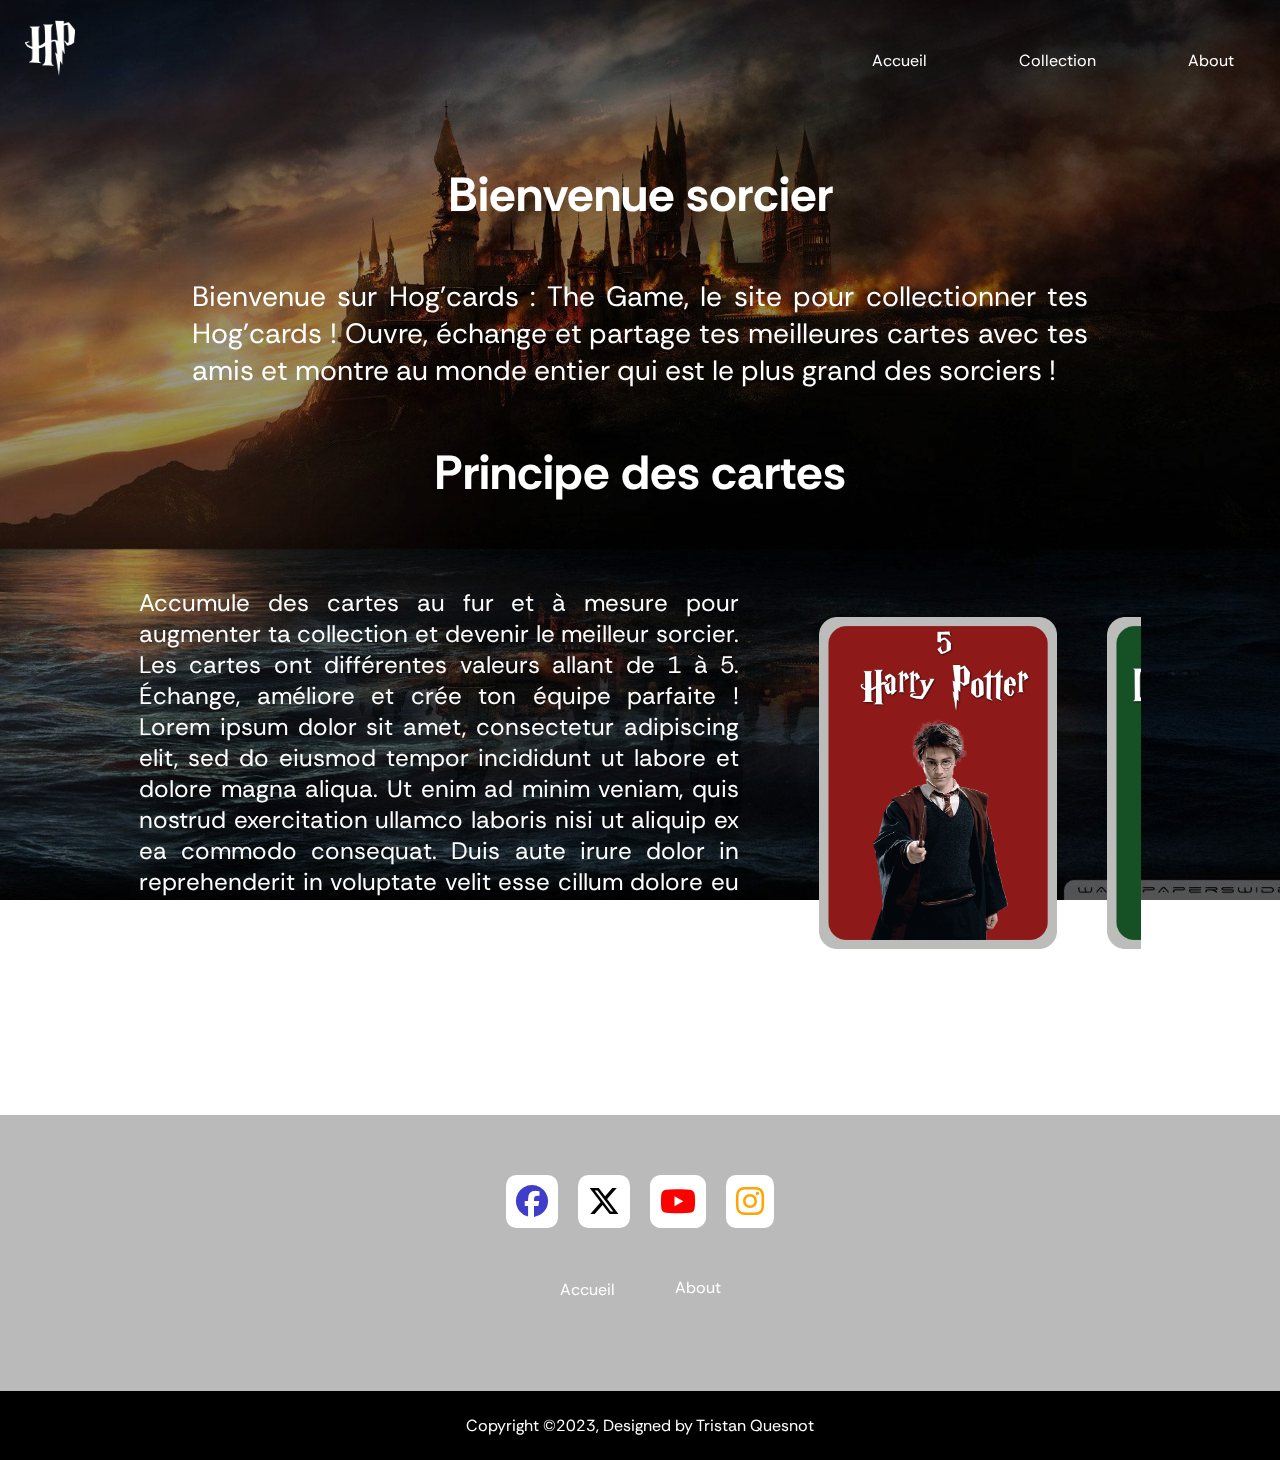
<file: Site harry potter/index.html>
<!DOCTYPE html>
<html lang="en">
  <head>
    <link rel="stylesheet" href="styles.css" />
    <link
      rel="stylesheet"
      href="https://cdnjs.cloudflare.com/ajax/libs/font-awesome/6.4.2/css/all.min.css"
    />
    <meta charset="UTF-8" />
    <meta name="viewport" content="width=device-width, initial-scale=1.0" />
    <title>Hog'cards The Game</title>
  </head>
  <body>
    <div class="background"></div>
    <header>
      <nav class="nav-bar">
        <div>
          <a href="index.html">
            <img class="logo-navbar" src="./img/logo hp blanc.png" alt="logo" />
          </a>
        </div>
        <ul class="disposition">
          <li><a href="index.html">Accueil</a></li>
          <li><a href="collection.html">Collection</a></li>
          <li><a href="about.html">About</a></li>
        </ul>
      </nav>
    </header>

    <main>
      <section>
        <div>
          <h1 class="title-parameter">Bienvenue sorcier</h1>
          <article>
            <p class="paragraphe-parameter">
              Bienvenue sur Hog'cards : The Game, le site pour collectionner tes
              Hog'cards ! Ouvre, échange et partage tes meilleures cartes avec
              tes amis et montre au monde entier qui est le plus grand des
              sorciers !
            </p>
          </article>
        </div>
      </section>

      <section>
        <h1 class="title-parameter">Principe des cartes</h1>
        <div class="container">
          <div class="description">
            <article>
              <p class="paragraphe-size">
                Accumule des cartes au fur et à mesure pour augmenter ta
                collection et devenir le meilleur sorcier. Les cartes ont
                différentes valeurs allant de 1 à 5. Échange, améliore et crée
                ton équipe parfaite ! Lorem ipsum dolor sit amet, consectetur
                adipiscing elit, sed do eiusmod tempor incididunt ut labore et
                dolore magna aliqua. Ut enim ad minim veniam, quis nostrud
                exercitation ullamco laboris nisi ut aliquip ex ea commodo
                consequat. Duis aute irure dolor in reprehenderit in voluptate
                velit esse cillum dolore eu fugiat nulla pariatur. Excepteur
                sint occaecat cupidatat non proident, sunt in culpa qui officia
                deserunt mollit anim id est laborum.
                <a href="collection.html" class="lien-collection">
                  <h1>Clique ici pour aller voir ta collection</h1>
                </a>
              </p>
            </article>
          </div>
          <div class="slider">
            <div class="image-container">
              <img src="./img/Harry.png" alt="Harry Potter" />
              <img src="./img/Malfoy.png" alt="Draco Malfoy" />
              <img src="./img/Luna.png" alt="Luna Lovegood" />
              <img src="./img/Cedric.png" alt="Cedric Diggory" />
            </div>
          </div>
        </div>
      </section>
    </main>

    <footer>
      <div class="footer-parameter">
        <div class="social-logo">
          <a
            href="https://www.facebook.com/profile.php?id=100010236078889"
            target="_blank"
            ><i
              class="fa-brands fa-facebook"
              style="color: rgb(62, 62, 202)"
            ></i
          ></a>
          <a href="https://twitter.com/Tristan_Qnt" target="_blank"
            ><i class="fa-brands fa-x-twitter" style="color: black"></i
          ></a>
          <a href="https://youtu.be/1P5yyeeYF9o?t=7" target="_blank"
            ><i class="fa-brands fa-youtube" style="color: red"></i
          ></a>
          <a href="https://www.instagram.com/tristan_qnt/" target="_blank"
            ><i class="fa-brands fa-instagram" style="color: orange"></i
          ></a>
        </div>
        <div>
          <ul class="footer-nav">
            <li><a href="index.html">Accueil</a></li>
            <li><a href="about.html">About</a></li>
          </ul>
        </div>
      </div>
      <div class="copyright">
        <p>Copyright &copy;2023, Designed by Tristan Quesnot</p>
      </div>
    </footer>
  </body>
</html>
</file>
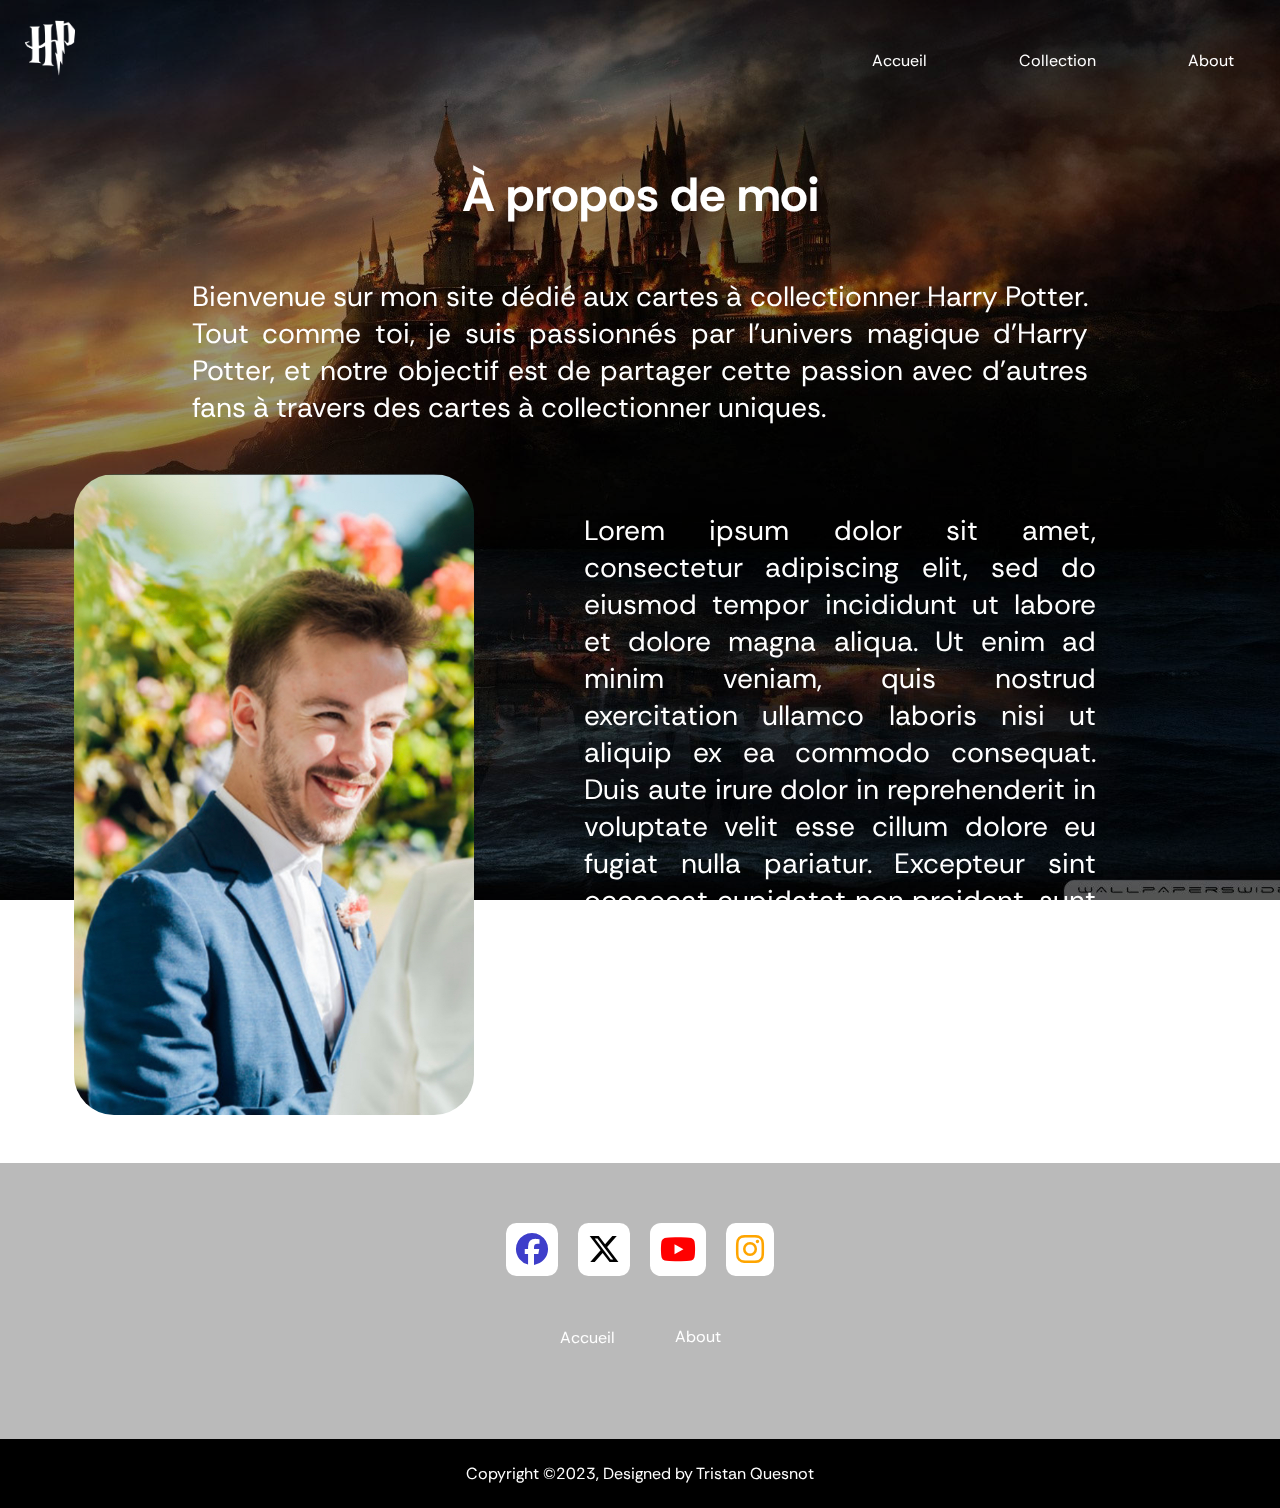
<file: Site harry potter/about.html>
<!DOCTYPE html>
<html lang="en">
  <head>
    <link rel="stylesheet" href="styles.css" />
    <link
      rel="stylesheet"
      href="https://cdnjs.cloudflare.com/ajax/libs/font-awesome/6.4.2/css/all.min.css"
    />
    <meta charset="UTF-8" />
    <meta name="viewport" content="width=device-width, initial-scale=1.0" />
    <title>Hog'cards The Game</title>
  </head>
  <body>
    <div class="background"></div>
    <header>
      <nav class="nav-bar">
        <div class="logo">
          <a href="index.html">
            <img class="logo-navbar" src="./img/logo hp blanc.png" alt="logo" />
          </a>
        </div>
        <ul class="disposition">
          <li><a href="index.html">Accueil</a></li>
          <li><a href="collection.html">Collection</a></li>
          <li><a href="about.html">About</a></li>
        </ul>
      </nav>
    </header>

    <main>
      <section>
        <div class="about-parameter">
          <h1 class="title-parameter">À propos de moi</h1>
          <article>
            <p class="paragraphe-parameter">
              Bienvenue sur mon site dédié aux cartes à collectionner Harry
              Potter. Tout comme toi, je suis passionnés par l'univers magique
              d'Harry Potter, et notre objectif est de partager cette passion
              avec d'autres fans à travers des cartes à collectionner uniques.
            </p>
          </article>
        </div>
      </section>

      <section>
        <div class="about-description">
          <div class="picture-parameter">
            <img src="./img/Tristan.jpg" alt="Tristan" class="picture" />
          </div>
          <article>
            <p class="paragraphe-parameter">
              Lorem ipsum dolor sit amet, consectetur adipiscing elit, sed do
              eiusmod tempor incididunt ut labore et dolore magna aliqua. Ut
              enim ad minim veniam, quis nostrud exercitation ullamco laboris
              nisi ut aliquip ex ea commodo consequat. Duis aute irure dolor in
              reprehenderit in voluptate velit esse cillum dolore eu fugiat
              nulla pariatur. Excepteur sint occaecat cupidatat non proident,
              sunt in culpa qui officia deserunt mollit anim id est laborum.
            </p>
            <p class="paragraphe-parameter">
              Me contacter : hogcardsofficiel@gmail.com
            </p>
          </article>
        </div>
      </section>
    </main>

    <footer>
      <div class="footer-parameter">
        <div class="social-logo">
          <a
            href="https://www.facebook.com/profile.php?id=100010236078889"
            target="_blank"
            ><i
              class="fa-brands fa-facebook"
              style="color: rgb(62, 62, 202)"
            ></i
          ></a>
          <a href="https://twitter.com/Tristan_Qnt" target="_blank"
            ><i class="fa-brands fa-x-twitter" style="color: black"></i
          ></a>
          <a href="https://youtu.be/1P5yyeeYF9o?t=7" target="_blank"
            ><i class="fa-brands fa-youtube" style="color: red"></i
          ></a>
          <a href="https://www.instagram.com/tristan_qnt/" target="_blank"
            ><i class="fa-brands fa-instagram" style="color: orange"></i
          ></a>
        </div>
        <div>
          <ul class="footer-nav">
            <li><a href="index.html">Accueil</a></li>
            <li><a href="about.html">About</a></li>
          </ul>
        </div>
      </div>
      <div class="copyright">
        <p>Copyright &copy;2023, Designed by Tristan Quesnot</p>
      </div>
    </footer>
  </body>
</html>
</file>
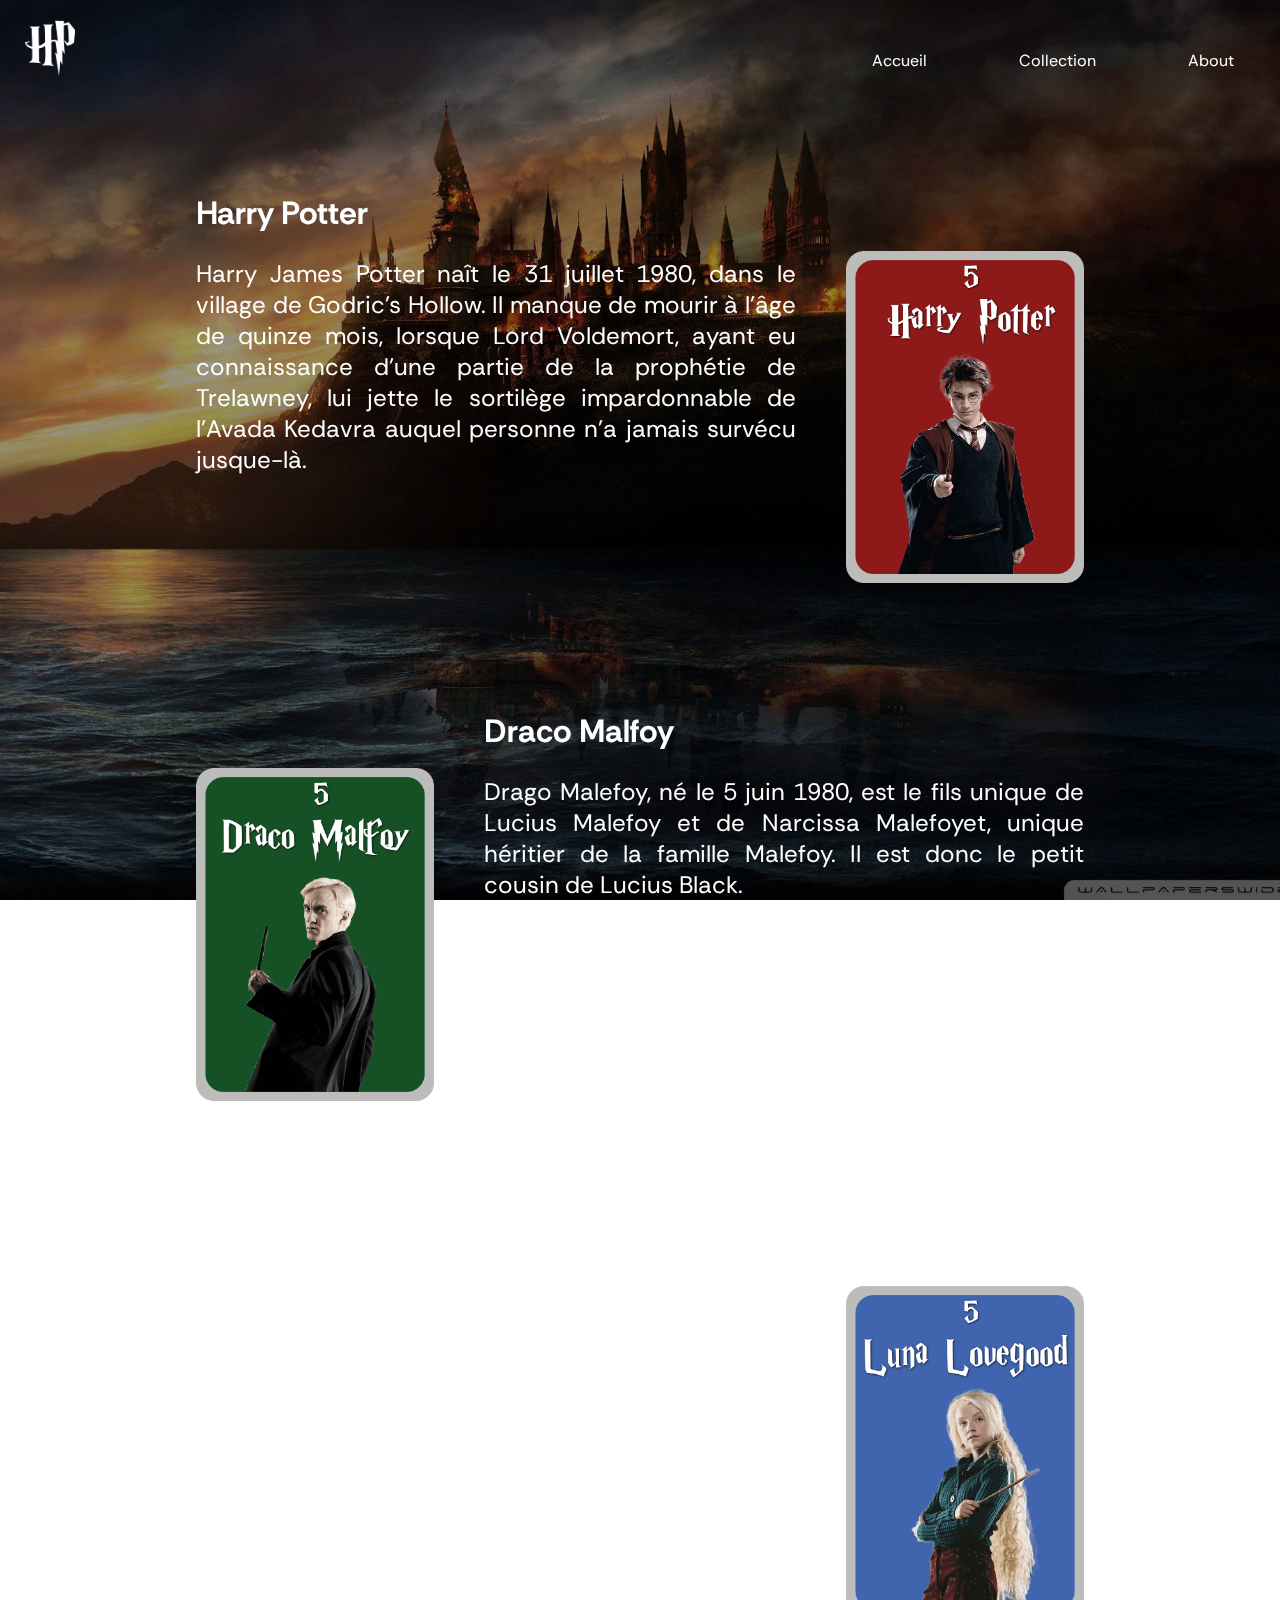
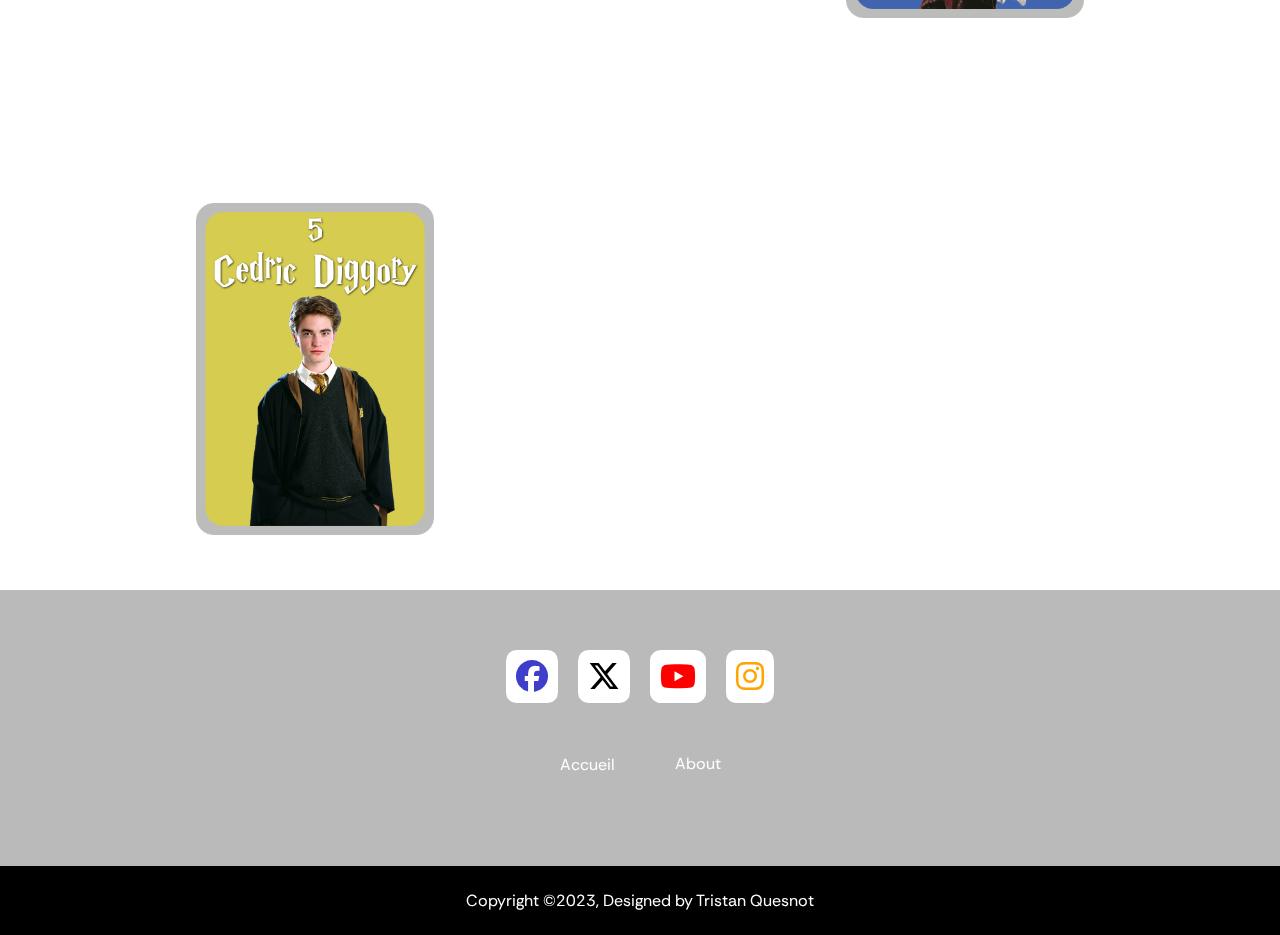
<file: Site harry potter/collection.html>
<!DOCTYPE html>
<html lang="en">
  <head>
    <link rel="stylesheet" href="styles.css" />
    <link
      rel="stylesheet"
      href="https://cdnjs.cloudflare.com/ajax/libs/font-awesome/6.4.2/css/all.min.css"
    />
    <meta charset="UTF-8" />
    <meta name="viewport" content="width=device-width, initial-scale=1.0" />
    <title>Hog'cards The Game</title>
  </head>
  <body>
    <div class="background"></div>
    <header>
      <nav class="nav-bar">
        <div class="logo">
          <a href="index.html">
            <img class="logo-navbar" src="./img/logo hp blanc.png" alt="logo" />
          </a>
        </div>
        <ul class="disposition">
          <li><a href="index.html">Accueil</a></li>
          <li><a href="collection.html">Collection</a></li>
          <li><a href="about.html">About</a></li>
        </ul>
      </nav>
    </header>

    <main>
      <div class="card">
        <div class="div-size">
          <h1>Harry Potter</h1>
          <article class="paragraphe-size">
            <p>
              Harry James Potter naît le 31 juillet 1980, dans le village de
              Godric's Hollow. Il manque de mourir à l'âge de quinze mois,
              lorsque Lord Voldemort, ayant eu connaissance d'une partie de la
              prophétie de Trelawney, lui jette le sortilège impardonnable de
              l'Avada Kedavra auquel personne n'a jamais survécu jusque-là.
            </p>
          </article>
        </div>
        <div class="div-size">
          <img class="img" src="./img/Harry.png" alt="Carte Harry Potter" />
        </div>
      </div>

      <div class="card">
        <div class="div-size">
          <img class="img" src="./img/Malfoy.png" alt="Carte Draco Malfoy" />
        </div>
        <div class="div-size">
          <h1>Draco Malfoy</h1>
          <article class="paragraphe-size">
            <p>
              Drago Malefoy, né le 5 juin 1980, est le fils unique de Lucius
              Malefoy et de Narcissa Malefoyet, unique héritier de la famille
              Malefoy. Il est donc le petit cousin de Lucius Black.
            </p>
          </article>
        </div>
      </div>

      <div class="card">
        <div class="div-size">
          <h1>Luna Lovegood</h1>
          <article class="paragraphe-size">
            <p>
              Luna avait neuf ans lorsque sa mère décéda accidentellement en
              faisant des expériences avec des sortilèges ; elle fut donc élevée
              principalement par son père, rédacteur en chef du magazine le
              Chicaneur, dans une maison des plus originales. Luna suivit sa
              scolarité à l'école de sorcellerie de Poudlard, de 1992 à 1999.
            </p>
          </article>
        </div>
        <div class="div-size">
          <img class="img" src="./img/Luna.png" alt="Carte Luna Lovegood" />
        </div>
      </div>

      <div class="card">
        <div class="div-size">
          <img class="img" src="./img/Cedric.png" alt="Carte Cedric Diggory" />
        </div>
        <div class="div-size">
          <h1>Cedric Diggory</h1>
          <article class="paragraphe-size">
            <p>
              Cédric Diggory est un personnage de Harry Potter. C'est le fils
              d'Amos Diggory. Il est un élève de Poufsouffle, capitaine et
              attrapeur de l'équipe de Quidditch de Poufsouffle. Lors de sa
              septième année, il est sélectionné par la Coupe de Feu pour
              représenter Poudlard au Tournoi des Trois Sorciers.
            </p>
          </article>
        </div>
      </div>
    </main>

    <footer>
      <div class="footer-parameter">
        <div class="social-logo">
          <a
            href="https://www.facebook.com/profile.php?id=100010236078889"
            target="_blank"
            ><i
              class="fa-brands fa-facebook"
              style="color: rgb(62, 62, 202)"
            ></i
          ></a>
          <a href="https://twitter.com/Tristan_Qnt" target="_blank"
            ><i class="fa-brands fa-x-twitter" style="color: black"></i
          ></a>
          <a href="https://youtu.be/1P5yyeeYF9o?t=7" target="_blank"
            ><i class="fa-brands fa-youtube" style="color: red"></i
          ></a>
          <a href="https://www.instagram.com/tristan_qnt/" target="_blank"
            ><i class="fa-brands fa-instagram" style="color: orange"></i
          ></a>
        </div>
        <div>
          <ul class="footer-nav">
            <li><a href="index.html">Accueil</a></li>
            <li><a href="about.html">About</a></li>
          </ul>
        </div>
      </div>
      <div class="copyright">
        <p>Copyright &copy;2023, Designed by Tristan Quesnot</p>
      </div>
    </footer>
  </body>
</html>
</file>
<file: Site harry potter/styles.css>
@import url("https://fonts.googleapis.com/css2?family=Rethink+Sans&display=swap");

body {
  font-family: "Rethink Sans", sans-serif;
  margin: 0;
  color: white;
}

.background {
  position: fixed;
  top: 0;
  left: 0;
  right: 0;
  bottom: 0;
  background-image: url(./img/Background.jpg);
  background-position: center;
  background-repeat: no-repeat;
  background-size: cover;
  filter: blur(2px);
  filter: brightness(0.6);
  z-index: -1;
}

.logo-navbar {
  /* height: auto; */
  width: 10%;
  min-width: 100px;
}

.nav-bar {
  list-style-type: none;
  padding: 20px 0;
  display: flex;
  justify-content: space-evenly;
}

.nav-bar .disposition {
  display: flex;
  align-items: center;
  background-color: transparent;
}

.nav-bar .disposition li {
  margin: 0 30px;
}

.disposition {
  list-style-type: none;
  display: flex;
  justify-content: center;
  align-items: center;
}

.disposition li a {
  display: flex;
  color: white;
  text-align: center;
  padding: 14px 16px;
  text-decoration: none;
}

.disposition li a:hover {
  color: rgb(221, 221, 221);
  transition: background-color 0.3s ease;
}

.title-parameter {
  display: block;
  font-size: 3em;
  padding: 10px 20px;
  font: bold;
  text-align: center;
}

.paragraphe-parameter {
  display: block;
  padding: 10px 15%;
  text-align: center;
  font-size: 1.75em;
  text-align: justify;
}

.container {
  display: flex;
  justify-content: center;
  padding: 10px;
  margin: 0 5%;
}

.container div {
  padding: 30px 10px;
}

.description {
  width: fit-content;
  max-width: 600px;
  margin-right: 50px;
}

.paragraphe-size {
  font-size: 1.5em;
  text-align: justify;
  margin: 0;
  max-width: 600px;
}

.lien-collection {
  color: white;
}

.slider {
  height: auto;
  width: 332px;
}

.image-container {
  display: flex;
  gap: 50px;
  overflow-x: auto;
}

.image-container img {
  height: auto;
  width: 238px;
}

.footer-parameter {
  background-color: rgb(186, 186, 186);
  padding: 50px;
}

.social-logo a i:hover {
  transform: scale(1);
  transition: all 0.3s ease;
}

.social-logo {
  display: flex;
  justify-content: center;
}

.social-logo a {
  text-decoration: none;
  padding: 10px;
  background-color: white;
  margin: 10px;
  border-radius: 20%;
}

.social-logo a i {
  font-size: 2em;
  color: grey;
}

.footer-parameter {
  width: 100%;
  padding: 50px 0;
  margin: 0;
}

.footer-nav {
  display: flex;
  justify-content: center;
  margin: 0;
  padding: 0;
  list-style-type: none;
}

.footer-nav li {
  display: flex;
  justify-content: center;
  margin: 30px;
}

.footer-nav li a {
  color: white;
  margin: 20%;
  text-decoration: none;
}

.footer-nav li a:hover {
  color: rgb(221, 221, 221);
  transition: background-color 0.3s ease;
}

.copyright {
  background-color: black;
  padding: 8px;
  text-align: center;
}

.card {
  display: flex;
  justify-content: center;
  padding: 50px 0;
  padding-bottom: 50px;
  margin: 0 10%;
}

.div-size {
  margin: 0 25px;
}

.img {
  margin-top: 80px;
  height: auto;
  width: 238px;
}

.img:hover {
  transform: scale(1.25);
  transition: all 0.3s ease;
}

.img:not(:hover) {
  transform: scale(1);
  transition: all 0.3s ease;
}

.about-parameter {
  text-align: center;
}

.picture {
  width: 400px;
  border-radius: 40px;
  transition: all 1s ease;
}

.picture:hover {
  opacity: 0;
  transform: rotate(1080deg);
} 

.about-description {
  display: flex;
  justify-content: center;
  padding: 10px;
  margin: 0 5%;
}

@media (max-width: 600px) {
  .paragraphe-parameter {
    padding: 10px 10%;
  }

  .slider {
    width: 250px;
    height: auto;
  }

  .image-container img {
    width: 150px;
    height: auto;
  }

  .nav-bar .disposition li {
    margin: 0;
  }

  .logo-navbar {
    display: none;
  }

  .card {
    margin: 0;
  }

  .about-description {
    margin: 0;
  }

  p {
    font-size: 1.25em !important;
  }
}

@media (max-width: 900px) {
  .about-description {
    display: block;
    text-align: center;
  }

  .picture {
    border-radius: 50%;
    width: 100%;
    height: auto;
    overflow: hidden;
    object-fit: cover;
  }

  .picture-parameter {
    background-repeat: no-repeat;
    background-size: cover;
    margin: 0 23%;
  }
}

@media (max-width: 1024px) {
  .card {
    display: block;
  }

  .img {
    width: 40%;
    margin: 0 30%;
  }
}

@media (max-width: 1200px) {
  .container {
    display: block;
    margin: 0;
  }

  .paragraphe-size {
    width: 100%;
  }

  .slider {
    margin: auto;
  }

  .image-container {
    overflow-y: hidden;
  }

  .image-container img {
    padding: 50px;
    scale: 145%;
  }

  .description {
    margin: auto;
    max-width: 900px;
  }
}
</file>
